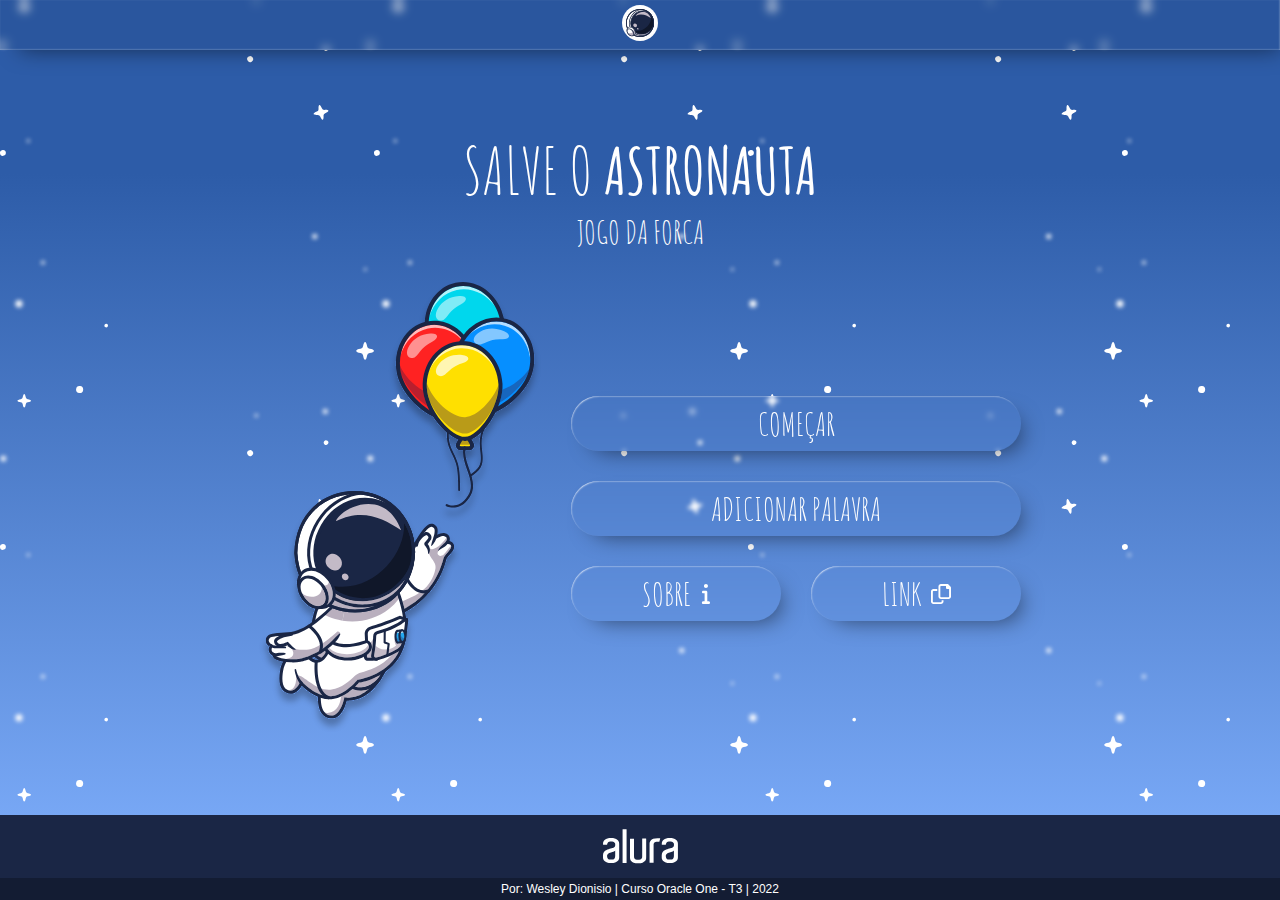
<file: index.html>
<!DOCTYPE html>
<html lang="pt-br">

<head>
    <meta charset="UTF-8">
    <meta name="theme-color" content="#2d5ca8">
    <meta name="viewport" content="width=device-width, initial-scale=1.0">
    <title>Salve o Astronauta</title>
    <Link rel="icon" href=".\img\favicon.png">
    <link rel="stylesheet" href="css/style.css">
    <link rel="stylesheet" href="css/reset.css">
    <link rel="preconnect" href="https://fonts.googleapis.com">
    <link rel="preconnect" href="https://fonts.gstatic.com" crossorigin>
    <link href="https://fonts.googleapis.com/css2?family=Amatic+SC:wght@400;700&display=swap" rel="stylesheet">

</head>

<body>


    <header>
        <div class="logo-icon"><a href="index.html"><img src=".\img\logo-icon.svg"></a></div>
    </header>

    <main>

        <section class="section-home title">
            <h1>SALVE O <strong>ASTRONAUTA</strong></h1>
            <h2>JOGO DA FORCA</h2>
        </section>

        <div class="col-2-content">
            <section class="astronaut">

                <div id="astronaut-home">
                    <img src=".\img\astronaut-home.svg">
                    
                </div>

            </section>

            <div class="col-buttons">
                <div class="row-buttons">

                    <button id="start" class="primary-button" onclick="location.href='game.html'">COMEÇAR</button>
                    <a href="#modal-add-word">
                    <button id="add-word" class="primary-button">ADICIONAR PALAVRA</button>
                </a>
                </div>

                <div class="row-2-buttons">

                    <button id="about" class="primary-button" onclick="location.href='https://wesleydionisio.dev.br/'">SOBRE<img src=".\img\info-icon.svg" class="button-icon"></button>

                    <button id="copy" class="primary-button"">LINK<img
                            src=".\img\copy-icon.svg" class="button-icon"></button>

                </div>

            </div>


            <div id="modal-add-word" class="modal">
                <a href="#close">  <span class="close">&times;</span></a>

                <section class="add-word-container">
                    <section class="title">
                        <h1>ADICIONE PALAVRAS</h1>
                        <h2>ÓTIMO PARA JOGAR COM OS AMIGOS!</h2>
                    </section>

                    <section class="section-form-add-word">

                        <form>

                            <label class="label-add-word" for="add-word">Palavra</label>
                            <input class="input-add-word" type="text" id="input-add-word" placeholder="Palavra"
                                required>

                            <label class="label-add-word" for="add-word-theme">Tema</label>
                            <input class="input-add-word" type="text" id="input-add-tip" placeholder="Tema"
                                required>
                            <button type="button" id="userSubmit" class="secundary-button">Salvar</button>
                            <button type="button" id="clearUserWords" class="secundary-button">Limpar Palavras Salvas</button>


                        </form>

                    </section>

                </section>

            </div>

        </div>



        <div id="bg-stars">
            <div class="stars-wrapper">

            </div>

            <div class="stars-wrapper2">

            </div>
        </div>


    </main>

    <footer>

        <div class="logo-alura">

            <img src=".\img\alura-logo-text.svg">

        </div>

        <div class="footerTab">

            <span>Por: Wesley Dionisio | Curso Oracle One - T3 | 2022</span>

        </div>

    </footer>



</body>

<script type="text/javascript" src="js\script.js"></script>
<script type="text/javascript" src="js\game.js"></script>



</html>
</file>
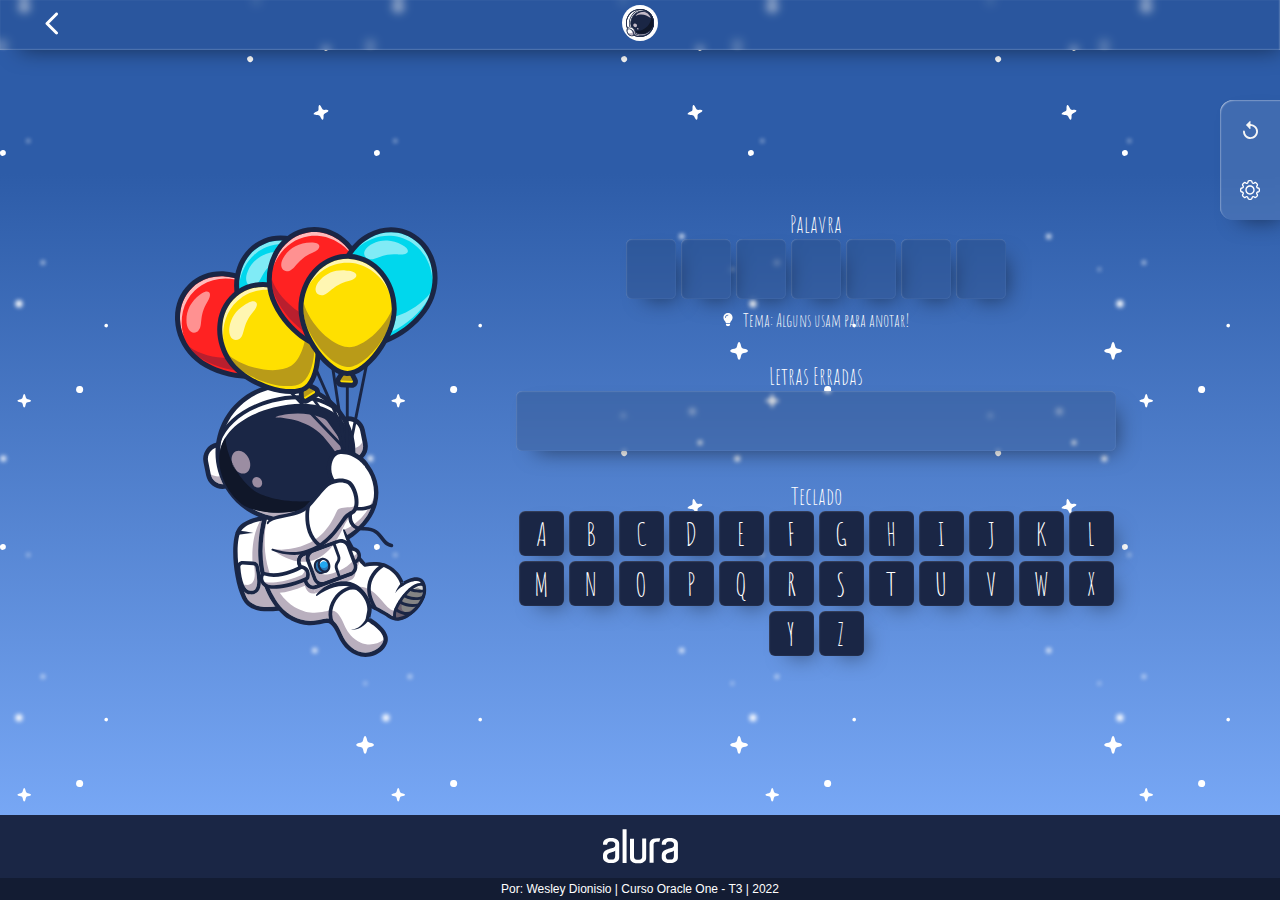
<file: game.html>
<!DOCTYPE html>
<html lang="pt-br">

<head>
    <meta charset="UTF-8">
    <meta name="theme-color" content="#2d5ca8">
    <meta name="viewport" content="width=device-width, initial-scale=1.0">
    <title>Salve o Astronauta</title>
    <Link rel="icon" href=".\img\favicon.png">
    <link rel="stylesheet" href="css/style.css">
    <link rel="stylesheet" href="css/reset.css">
    <link rel="preconnect" href="https://fonts.googleapis.com">
    <link rel="preconnect" href="https://fonts.gstatic.com" crossorigin>
    <link href="https://fonts.googleapis.com/css2?family=Amatic+SC:wght@400;700&display=swap" rel="stylesheet">

</head>

<body>

    <header>
        <div class="back-button"><a href="/index.html"><img src=".\img\back-icon.svg"></a></div>
        <div class="logo-icon"><a href="index.html"><img src=".\img\logo-icon.svg"></a></div>
    </header>

    <main>

        <div class="col-2-content">
            <section class="astronaut">

                <div id="astronaut-game" class="float">
                </div>

            </section>

            <div class="game-container">
                <div class="col-game-boxes">
                    <div class="container-game-box">
                        <section class="secret-word-title">Palavra</section>
                        <div class="secret-word-boxes">

                            <div class="box-letter" id="1"></div>

                            <div class="box-letter" id="2"></div>

                            <div class="box-letter" id="3"></div>

                            <div class="box-letter" id="4"></div>

                            <div class="box-letter" id="5"></div>

                            <div class="box-letter" id="6"></div>

                            <div class="box-letter" id="7"></div>

                            <div class="box-letter" id="8"></div>

                            <div class="box-letter" id="9"></div>

                            <div class="box-letter" id="10"></div>

                            <div class="box-letter" id="11"></div>

                            <div class="box-letter" id="12"></div>

                            <div class="box-letter" id="13"></div>

                            <div class="box-letter" id="14"></div>

                            <div class="box-letter" id="15"></div>

                            <div class="box-letter" id="16"></div>

                            <div class="box-letter" id="17"></div>

                            <div class="box-letter" id="18"></div>

                            <div class="box-letter" id="19"></div>


                        </div>

                        <section id="tip-text" class="tip-text"><img src=".\img\tip-icon.svg"><span
                                id="render-tip"></span>

                    </div>

                    <div class="container-game-box">
                        <section class="secret-word-title">Letras Erradas</section>
                        <div class="secret-word-boxes">
                            <div class="box-letter wrong" id="wrong-letters"> </div>
                        </div>
                    </div>
                    </section>
                </div>
                <div class="col-game-boxes">
                    <div class="container-game-box">
                        <section class="secret-word-title">Teclado</section>
                        <div class="secret-word-boxes" id="keyboard-boxes">
                            <div class="hidden"></div>
                            <div class="box-keyboard" onclick="checkIfKeyMatches('a')" id="a">A</div>
                            <div class="box-keyboard" onclick="checkIfKeyMatches('b')" id="b">B</div>
                            <div class="box-keyboard" onclick="checkIfKeyMatches('c')" id="c">C</div>
                            <div class="box-keyboard" onclick="checkIfKeyMatches('d')" id="d">D</div>
                            <div class="box-keyboard" onclick="checkIfKeyMatches('e')" id="e">E</div>
                            <div class="box-keyboard" onclick="checkIfKeyMatches('f')" id="f">F</div>
                            <div class="box-keyboard" onclick="checkIfKeyMatches('g')" id="g">G</div>
                            <div class="box-keyboard" onclick="checkIfKeyMatches('h')" id="h">H</div>
                            <div class="box-keyboard" onclick="checkIfKeyMatches('i')" id="i">I</div>
                            <div class="box-keyboard" onclick="checkIfKeyMatches('j')" id="j">J</div>
                            <div class="box-keyboard" onclick="checkIfKeyMatches('k')" id="k">K</div>
                            <div class="box-keyboard" onclick="checkIfKeyMatches('l')" id="l">L</div>
                            <div class="box-keyboard" onclick="checkIfKeyMatches('m')" id="m">M</div>
                            <div class="box-keyboard" onclick="checkIfKeyMatches('n')" id="n">N</div>
                            <div class="box-keyboard" onclick="checkIfKeyMatches('o')" id="o">O</div>
                            <div class="box-keyboard" onclick="checkIfKeyMatches('p')" id="p">P</div>
                            <div class="box-keyboard" onclick="checkIfKeyMatches('q')" id="q">Q</div>
                            <div class="box-keyboard" onclick="checkIfKeyMatches('r')" id="r">R</div>
                            <div class="box-keyboard" onclick="checkIfKeyMatches('s')" id="s">S</div>
                            <div class="box-keyboard" onclick="checkIfKeyMatches('t')" id="t">T</div>
                            <div class="box-keyboard" onclick="checkIfKeyMatches('u')" id="u">U</div>
                            <div class="box-keyboard" onclick="checkIfKeyMatches('v')" id="v">V</div>
                            <div class="box-keyboard" onclick="checkIfKeyMatches('w')" id="w">W</div>
                            <div class="box-keyboard" onclick="checkIfKeyMatches('x')" id="x">X</div>
                            <div class="box-keyboard" onclick="checkIfKeyMatches('y')" id="y">Y</div>
                            <div class="box-keyboard" onclick="checkIfKeyMatches('z')" id="z">Z</div>

                        </div>

                    </div>
                </div>

                <div id="modal-add-word" class="modal">
                    <a href="#close"> <span class="close">&times;</span></a>

                    <section class="add-word-container">
                        <section class="title" id="winner-title">
                            <h1>ADICIONE PALAVRAS</h1>
                        </section>

                        <section class="section-form-add-word">

                        </section>

                    </section>

                </div>

                <div id="modal-no-words" class="modal">
                    <a href="#close"> <span class="close">&times;</span></a>

                    <section class="add-word-container">
                        <section class="title" id="winner-title">
                            <h1>OPS, OCORREU UM ERRO!</h1>
                            <h2>VOCÊ PRECISA ADICIONAR MAIS PALAVRAS!</h2>
                        </section>
                        <a href=".\index.html#modal-add-word">
                            <button id="goAdd" class="secundary-button">ADICIONAR PALAVRAS</button>
                        </a>

                        <button id="useDefault" class="secundary-button">USAR PALAVRAS ALEATÓRIAS</button>
                        <section class="section-form-add-word">

                        </section>

                    </section>

                </div>

                <div id="winner" class="modal">

                    <section class="add-word-container">
                        <div class="astronaut-win"><img src=".\img\astronaut-winner.svg"></div>
                        <section class="title" id="winner-title">
                            <h1>YEEBAA, VOCÊ VENCEU!</h1>
                        </section>
                        <a href="\game.html">
                            <button id="goAdd" class="secundary-button">JOGUE NOVAMENTE</button>
                        </a>

                        </section>

                    </section>

                </div>

                <div id="try-again" class="modal">

                    <section class="add-word-container">
                        <div class="astronaut-win"><img src=".\img\astronaut-ops.svg"></div>
                        <section class="title" id="winner-title">
                            <h1>Infelizmente não foi dessa vezz!</h1>
                        </section>
                        <a href=".\game.html">
                            <button id="goAdd" class="secundary-button">TENTAR NOVAMENTE</button>
                        </a>

                        </section>

                    </section>

                </div>

                <div class="sidebar-tools">

                    <div id="refresh" onclick="reload()"><img src=".\img\reload.svg"></div>

                    <div id="config" onclick="javascript:location.href='#modal-settings'"><img src=".\img\config.svg">
                    </div>

                </div>

                <div id="modal-settings" class="modal">
                    <a href="#close"> <span class="close">&times;</span></a>

                    <section class="add-word-container" id="modal-settings-container">
                        <section class="title" id="winner-title">
                            <h1>AJUSTES</h1>
                        </section>

                        <section class="section-settings">
                            <div id="no-words-error" class="settings-row">
                                Apenas palavras do usuário
                                <input type="checkbox" class="switch" id="switch-1" />
                            </div>
                            <div id=""></div>

                            <section class="section-settings">
                                <div class="settings-row">
                                    Ocultar Dicas
                                    <input type="checkbox" class="switch" id="switch-2" />
                                </div>
                            </section>

                        </section>

                </div>

                <div id="bg-stars">
                    <div class="stars-wrapper">

                    </div>

                    <div class="stars-wrapper2">

                    </div>
                </div>

    </main>

    <footer>

        <div class="logo-alura">

            <img src=".\img\alura-logo-text.svg">

        </div>

        <div class="footerTab">

            <span>Por: Wesley Dionisio | Curso Oracle One - T3 | 2022</span>

        </div>

    </footer>


</body>

<script type="text/javascript" src="js\script.js"></script>
<script type="text/javascript" src="js\game.js"></script>


</html>
</file>
<file: css/style.css>
* {

    font-family: 'Amatic SC', cursive;
    box-sizing: border-box;
    /* border: 0.5px solid red !important; */

}

html {

    --defaultColor: #1A2645;
    --secundaryColor: #1766BE;
    --blackTransparent: #0000000F;
    --roundedRadius: 500px;
    --roundedBox: 6px;
    --footerHeight: 85px;


}

/* Mobile */

@media (max-width: 992px) {

    html {

        --defaultShadow: 10px 10px 21px -10px #00000080;
        --headerHeight: 45px;
        --gap: 20px;
        --padding: 20px;
        --modal-width: 60vh;
        --letter-box-width: 25px;
        --letter-box-height: 35px;
    }

    main {

        min-height: 100vh;

    }


    h1 {

        font-size: 48px;

    }

    h2 {

        font-size: 24px;

    }

    .col-2-content {

        flex-direction: column;
        justify-content: center;
        align-items: center;
        width: 100%;


    }


    .col-buttons {

        flex-direction: column;
        width: 100%;

    }


    .primary-button,
    .secundary-button {

        font-size: 2em;

    }

    #astronaut-home img {

        height: 350px;

    }

    #astronaut-game {

        width: 322px;
        height: 300px;
        background-size: 200px;

    }




}

/* Desktop */

@media (min-width: 992px) {

    html {

        --defaultShadow: 10px 10px 21px -10px #00000080;
        --headerHeight: 50px;
        --gap: 30px;
        --padding: 40px;
        --modal-width: 90vh;
        --letter-box-width: 50px;
        --letter-box-height: 60px;
    }

    main {

        height: calc(100vh - (var(--footerHeight) + var(--headerHeight)));

    }

    h1 {

        font-size: 64px;

    }

    h2 {

        font-size: 32px;

    }

    .col-2-content {

        flex-direction: row;
        justify-content: center;
        align-items: center;
        width: 100%;

    }

    .col-buttons {

        flex-direction: column;
        width: 450px;

    }

    #astronaut-home img {

        height: 450px;

    }

    .primary-button,
    .secundary-button {

        font-size: 2em;

    }


    .game-container {

        width: 600px;

    }

    #astronaut-game {

        width: 322px;
        height: 450px;
        background-size: 300px;

    }


}


body {
    min-height: 100%;
    background: linear-gradient(180deg, #2D5CA8 19.27%, #81B1FF 100%);
    background-attachment: fixed;
    background-size: 100%;

}


h1 {

    font-weight: normal;

}

h2 {


    font-weight: normal;

}

header {


    display: flex;
    padding: 0 var(--padding) 0 var(--padding) !important;
    width: 100%;
    height: var(--headerHeight);
    background: rgba(0, 0, 0, 0.06);
    box-shadow: var(--defaultShadow), inset -0.5px -0.5px 2px -1px #ffffff;
    backdrop-filter: blur(5px);
    -webkit-backdrop-filter: blur(5px);
    flex-direction: row;
    align-content: center;
    align-items: center;

}

.back-button {
    position: absolute;
    display: block;
    float: left;
    cursor: pointer;

}

.logo-icon {

    display: flex;
    width: 100%;
    text-align: center;
    align-content: center;
    justify-content: center;
    transition: all 0.3s cubic-bezier(.25, .8, .25, 1);


}

.logo-icon:hover {

    transform: rotate(20deg);
    transition: all 0.3s cubic-bezier(.25, .8, .25, 1);

}

main {
    display: flex;
    flex-direction: column;
    gap: var(--gap);
    padding: var(--padding);
    align-items: center;
    z-index: 9999999;
    justify-content: center;
    overflow: hidden;



}

.col-2-content {

    display: flex;
    gap: var(--gap);

}

.astronaut {

    display: flex;

}


.title {

    color: white;
    text-align: center;

}

#astronaut-home {

    transform: translatey(0px);
    animation: float 4s ease-in-out infinite;

}

#astronaut-game {
    background-image: url('../img/astronaut_0.svg');
    background-repeat: no-repeat;
    background-position: center;
    transition: all 0.8s;
    z-index: 999;

}

.float {

    animation: float 4s ease-in-out infinite;

}

.falling {
    animation: falling 4s 1 linear forwards;
}

.locked {

    transition: all 0.8s;
    pointer-events: none;
    cursor: not-allowed;

}

.hidden {

    transition: all 0.8s;
    display: none !important;

}

.loading-spinner {

    transition: all 0.8s;
    position: absolute;
    width: 100%;
    height: 100%;
    animation-duration: 1s;
    animation-fill-mode: forwards;
    animation-iteration-count: infinite;
    animation-name: placeHolderShimmer;
    animation-timing-function: linear;
    background: linear-gradient(to right, #15295c 8%, #244cb3 38%, #15295c 54%);
    background-size: 1000px 640px;
    pointer-events: none;

}

.loading-spinner::after {

    content: '';
    background: url('../img/spinner.svg');
    background-size: 25px;
    background-repeat: no-repeat;
    background-position: center;
    position: absolute;
    width: 100%;
    height: 100%;
    animation: rotating 2s linear infinite;
    pointer-events: none;

}

.loading-spinner:hover,
.loading-spinner:active {

    pointer-events: none;
    cursor: progress;

}



@keyframes placeHolderShimmer {
    0% {
        background-position: -468px 0
    }

    100% {
        background-position: 268px 0
    }
}

@keyframes rotating {

    0% {

        transform: rotate(0deg);

    }

    100% {

        transform: rotate(360deg);

    }

}


@keyframes float {
    0% {
        transform: translatey(0px);
    }

    50% {
        transform: translatey(-15px);
    }

    100% {
        transform: translatey(0px);
    }
}

@keyframes falling {
    0% {
        transform: translatey(0px);
    }

    100% {
        transform: translatey(1000px);

    }
}

.col-buttons {

    display: flex;
    gap: var(--gap);


}

.row-buttons {
    display: flex;
    flex-direction: column;
    gap: var(--gap);
    width: 100%;

}


.row-2-buttons {
    width: 100%;
    display: flex;
    gap: var(--gap);

}

.primary-button {
    width: 100%;
    height: 55px;
    white-space: nowrap;
    display: flex;
    background-color: transparent;
    box-shadow: 10px 10px 21px -10px rgb(0 0 0 / 50%), inset 1px 1px 2px -1px #ffffff;
    backdrop-filter: blur(2px);
    -webkit-backdrop-filter: blur(2px);
    border-radius: var(--roundedRadius);
    color: white;
    flex-direction: row;
    align-content: center;
    align-items: center;
    justify-content: center;
    gap: 10px;
    overflow: hidden;
    transition: all 0.3s cubic-bezier(.25, .8, .25, 1);
    cursor: pointer;

}

.primary-button:hover {
    background-color: #ffffff0f;
    backdrop-filter: blur(6px);
    box-shadow: 10px 15px 21px -10px rgb(0 0 0 / 50%), inset 0.5px 0.5px 2px -1px #ffffff;


}

.primary-button:active {

    box-shadow: 10px 15px 21px -10px rgb(0 0 0 / 50%), inset 0.5px 0.5px 2px -1px #ffffff;
    background-color: var(--defaultColor);

}

#clearUserWords {

    background-color: transparent !important;
    border: solid 2px var(--defaultColor);
    color: var(--defaultColor);

}

.secundary-button {

    display: flex;
    padding: 20px;
    background-color: var(--defaultColor);
    width: 100%;
    height: 55px;
    box-shadow: 10px 10px 21px -10px rgb(0 0 0 / 50%), inset 1px 1px 2px -1px #ffffff;
    backdrop-filter: blur(2px);
    font-size: 26px;
    white-space: nowrap;
    border-radius: var(--roundedRadius);
    color: white;
    flex-direction: row;
    align-content: center;
    align-items: center;
    justify-content: center;
    overflow: hidden;
    transition: all 0.3s cubic-bezier(.25, .8, .25, 1);
    cursor: pointer;

}

.secundary-button:hover {
    background-color: var(--secundaryColor);
    box-shadow: 10px 15px 21px -10px rgb(0 0 0 / 50%), inset 0.5px 0.5px 2px -1px #ffffff;


}

.secundary-button:active {

    background-color: var(--secundaryColor);
    box-shadow: 10px 15px 21px -10px rgb(0 0 0 / 50%), inset 0.5px 0.5px 2px -1px #ffffff;

}

.button-icon {

    height: 20px;

}

.close {
    color: white;
    position: absolute;
    top: 10px;
    right: 15px;
    font-size: 64px;
    font-weight: bold;
    cursor: pointer;

}

.modal {
    display: flex;
    align-content: center;
    justify-content: center;
    align-items: center;
    padding: var(--padding);
    width: 100%;
    height: 100%;
    position: fixed;
    top: 999px;
    left: 0;
    opacity: 0;
    pointer-events: none;
    transition: all 800ms ease-in-out;
    z-index: 99999;

}



.modal:target {
    z-index: 99999;
    background-color: #00000093;
    backdrop-filter: blur(5px);
    -webkit-backdrop-filter: blur(5px);
    opacity: 1;
    pointer-events: auto;
    top: 0;
    overflow: hidden;


}



.add-word-container {

    display: flex;
    gap: var(--gap);
    width: var(--modal-width);
    height: 60vh;
    background-color: rgba(255, 255, 255, 0.76);
    font-size: x-large;
    padding: var(--padding);
    border-radius: 13px;
    flex-direction: column;
    align-content: center;
    justify-content: center;
    align-items: center;
    box-shadow: 10px 10px 21px -10px rgb(0 0 0 / 50%), inset 1px 1px 2px -1px #ffffff;
    transition: opacity 400ms ease-in;
    z-index: 99999;

}


.add-word-container .title {

    color: var(--defaultColor);

}

.section-form-add-word,
.section-form-add-word form {
    width: 100%;
    display: flex;
    flex-direction: column;
    gap: 10px;

}

.modal .label-add-word {

    display: none;

}

.modal .input-add-word {
    display: flex;
    width: 100%;
    height: 55px;
    border-radius: var(--roundedRadius);
    font-size: x-large;
    text-align: center;
    gap: var(--gap);
    border: 0;

}

.col-game-boxes {

    display: flex;
    flex-direction: column;
    align-content: center;
    justify-content: center;
    align-items: center;
    gap: var(--gap);

}

.secret-word-title {

    font-size: x-large;
    color: white;

}

.container-game-box {

    display: flex;
    flex-direction: column;
    align-content: center;
    justify-content: center;
    align-items: center;
    width: 100%;

}

.secret-word-boxes {

    display: flex;
    width: 100%;
    gap: 5px;
    flex-wrap: wrap;
    justify-content: center;

}



.box-letter {

    width: var(--letter-box-width);
    height: var(--letter-box-height);
    display: flex;
    background-color: rgba(0, 0, 0, 0.116);
    box-shadow: 10px 10px 21px -10px rgba(0, 0, 0, 0.5), inset 0.25px 0.25px 2px -1px #FFFFFF;
    backdrop-filter: blur(2px);
    -webkit-backdrop-filter: blur(2px);
    border-radius: var(--roundedBox);
    color: white;
    flex-direction: row;
    align-content: center;
    align-items: center;
    justify-content: center;
    gap: 10px;
    overflow: hidden;
    transition: all 0.3s cubic-bezier(.25, .8, .25, 1);
    font-size: 2em;
}

.box-letter:empty {

    display: none;
}

.blank-space {

    visibility: hidden;

}


.wrong {

    width: 100%;

}

.box-with-letter {

    background-color: rgba(255, 255, 255, 0.096);

}

.tip-text {

    width: 100%;
    display: flex;
    flex-direction: row;
    align-content: center;
    justify-content: center;
    align-items: center;
    gap: 10px;
    margin-top: 10px;

}

.tip-text span {

    font-size: large;
    color: white;

}

.box-keyboard {

    width: 45px;
    height: 45px;
    display: flex;
    background-color: var(--defaultColor);
    box-shadow: 10px 10px 21px -10px rgba(0, 0, 0, 0.5), inset 0.25px 0.25px 2px -1px #FFFFFF;
    border-radius: var(--roundedBox);
    color: white;
    flex-direction: row;
    align-content: center;
    align-items: center;
    justify-content: center;
    gap: 10px;
    overflow: hidden;
    transition: all 0.3s cubic-bezier(.25, .8, .25, 1);
    cursor: pointer;
    font-size: xx-large;
    overflow: hidden;
    position: relative;


}

.box-keyboard:hover {

    background-color: var(--secundaryColor);

}

.box-keyboard:active {

    background-color: var(--secundaryColor);

}


.disabled>div {

    pointer-events: none;
    filter: blur(2px);

}

.successKey,
.successKey:hover {

    background-color: green;
    cursor: not-allowed;
    animation-name: successButton;
    animation-duration: .5s;

}


.wrongKey,
.wrongKey:hover {

    background-color: grey;
    cursor: not-allowed;
    animation-name: wrongButton;
    animation-duration: .5s;

}




@keyframes wrongButton {
    0% {
        transform: translateX(0px);
        timing-function: ease-in;
    }

    37% {
        transform: translateX(2px);
        timing-function: ease-out;
    }

    55% {
        transform: translateX(-2px);
        timing-function: ease-in;
    }

    73% {
        transform: translateX(1px);
        timing-function: ease-out;
    }

    82% {
        transform: translateX(-1px);
        timing-function: ease-in;
    }

    91% {
        transform: translateX(1px);
        timing-function: ease-out;
    }

    96% {
        transform: translateX(-1px);
        timing-function: ease-in;
    }

    100% {
        transform: translateX(0px);
        timing-function: ease-in;
    }
}

@keyframes successButton {
    0% {
        transform: scale(1);
        timing-function: ease-in;
    }

    37% {
        transform: scale(1.2);
        timing-function: ease-out;
    }

    55% {
        transform: translateX(-2px);
        timing-function: ease-in;
    }

    73% {
        transform: translateX(1px);
        timing-function: ease-out;
    }

    82% {
        transform: translateX(-1px);
        timing-function: ease-in;
    }

    91% {
        transform: translateX(1px);
        timing-function: ease-out;
    }

    96% {
        transform: translateX(-1px);
        timing-function: ease-in;
    }

    100% {
        transform: translateX(0px);
        timing-function: ease-in;
    }
}




.game-container {

    display: flex;
    flex-direction: column;
    gap: var(--gap);

}


.sidebar-tools {
    display: flex;
    width: 60px;
    height: 120px;
    top: 100px;
    right: 0;
    position: absolute;
    flex-direction: column;
    align-content: center;
    justify-content: center;
    align-items: center;
    background-color: rgba(255, 255, 255, 0.096);
    box-shadow: 10px 10px 21px -10px rgb(0 0 0 / 50%), inset 1px 1px 2px -1px #ffffff;
    backdrop-filter: blur(2px);
    -webkit-backdrop-filter: blur(2px);
    border-radius: 13px 0px 0px 13px;
    color: white;
    overflow: hidden;
    transition: all 0.3s cubic-bezier(.25, .8, .25, 1);
    cursor: pointer;
}

.sidebar-tools a {

    display: hidden;
    text-decoration: none;

}

#refresh:hover,
#config:hover {
    background-color: #ffffff09;
    backdrop-filter: blur(6px);
    box-shadow: 10px 15px 21px -10px rgb(0 0 0 / 50%);


}

#refresh:active,
#config:active {

    box-shadow: 10px 15px 21px -10px rgb(0 0 0 / 50%);
    background-color: rgba(255, 255, 255, 0.199);

}

#refresh {

    display: flex;
    width: 100%;
    height: 50%;
    flex-direction: row;
    align-content: center;
    justify-content: center;
    align-items: center;

}



#config {
    display: flex;
    width: 100%;
    height: 50%;
    flex-direction: row;
    align-content: center;
    justify-content: center;
    align-items: center;
}

#refresh img {

    width: 15px;

}

#config img {

    width: 20px;

}

#modal-settings-container {
    justify-content: flex-start;
    height: auto;

}


.section-settings {
    width: 100%;
    display: flex;
    flex-direction: column;
    gap: 10px;
    align-content: center;
    justify-content: center;
    align-items: center;
}

.settings-row {

    display: flex;
    gap: 10px;

}


input.switch {
    font-size: 6px;
    position: relative;
    display: inline-block;
    appearance: none;
    width: 9em;
    height: 4.6em;
    line-height: 4.6em;
    border-radius: 2.3em;
    margin: 0;
    padding: 0;
    box-shadow: inset 0 0 0 0.2em #eee;
    outline: 1px solid transparent !important;
    cursor: pointer;
    border: none;
    background: transparent;
    user-select: none;
    -webkit-tap-highlight-color: rgba(0, 0, 0, 0);
    -webkit-touch-callout: none;
    transition: box-shadow 0.3s ease-in-out, padding 0.25s ease-in-out;
    transition-delay: 0.1s, 0s;
    /* Animations if supported */
}

input.switch:checked {
    transition-delay: 0s, 0s;
    box-shadow: inset 0 0 0 2.6285714286em #00c169 !important;
    padding-left: 4.4em;
}

input.switch.hit {
    animation: slide-off 0.35s ease both;
}

input.switch.hit:checked {
    animation: slide-on 0.35s ease both 0.05s;
}

input.switch::before,
input.switch::after {
    content: "";
}

input.switch::after {
    /* Increases hit area */
    position: absolute;
    top: -1.4em;
    left: -1.4em;
    bottom: -1.4em;
    right: -1.4em;
}

input.switch::before {
    display: inline-block;
    height: 4.2em;
    width: 4.2em;
    margin: 0.2em 0 0 0.2em;
    background-color: #fff;
    border-radius: 2.1em;
    box-shadow: 0 0.2em 0.4em 0 rgba(0, 0, 0, .20), 0 0 0.1em 0.1em rgba(0, 0, 0, .10);
    transition: all 0.1s ease 0.1s;
}

input.switch:active::before {
    transition: all 0.1s ease 0.05s;
}

input.switch.touch:hover::before {
    transition: all 0s ease 0s;
}

input.switch:active::before,
input.switch.touch:hover::before {
    width: 5em;
}

input.switch:active:checked::before,
input.switch.touch:hover:checked::before {
    margin-left: -0.6em;
}


.astronaut-win img {

    margin-top: -150px;
    width: 200px;

}

@keyframes slide-on {
    0% {
        padding-left: 0em;
    }

    60% {
        padding-left: 4.8em;
    }

    100% {
        padding-left: 4.4em;
    }
}

@keyframes slide-off {
    0% {
        padding-left: 4.4em;
        text-indent: 0;
    }

    60% {
        padding-left: 0em;
        text-indent: -0.4em;
    }

    100% {
        padding-left: 0em;
        text-indent: 0;
    }
}


#bg-stars {
    top: 0;
    right: 0;
    z-index: -1;
    height: 100vh;
    width: 100%;
    position: absolute;
    overflow: hidden;

}


.stars-wrapper {

    top: 0;
    width: 100%;
    height: 100vh;
    position: absolute;
    background-image: url(../img/stars-z1.svg);
    z-index: -1;
    animation: stars-float 4s ease-in-out infinite;


}

.stars-wrapper2 {

    top: 0;
    width: 100%;
    height: 100vh;
    position: absolute;
    background-image: url(../img/stars-z2.svg);
    z-index: -1;
    animation: stars-float2 4s ease-in-out infinite;
    filter: blur(2px);


}

@keyframes stars-float {
    0% {
        transform: translatey(0px);
    }

    50% {
        transform: translatey(15px);
    }

    100% {
        transform: translatey(0px);
    }
}

@keyframes stars-float2 {
    0% {
        transform: translatey(0px);
    }

    50% {
        transform: translatey(35px);
    }

    100% {
        transform: translatey(0px);
    }
}

footer {


    width: 100%;
    background-color: var(--defaultColor);
    height: var(--footerHeight);
    flex-direction: column;
    align-items: center;
    display: flex;
    color: white;
    align-content: center;
    justify-content: flex-end;

}

footer span {

    font-family: Arial, Helvetica, sans-serif;
    font-size: 12px;


}

.footerTab {
    height: 30px;
    display: flex;
    align-items: center;
    align-content: center;
    font-size: x-small;
    text-align: center;
    width: 100%;
    background-color: #00000040;
    flex-direction: row;
    justify-content: center;
}

.logo-alura {

    height: 100%;
    width: 100%;
    text-align: center;
    display: flex;
    flex-direction: row;
    align-content: center;
    justify-content: center;
    align-items: center;

}

#descriptionLogo {

    color: white;
}
</file>
